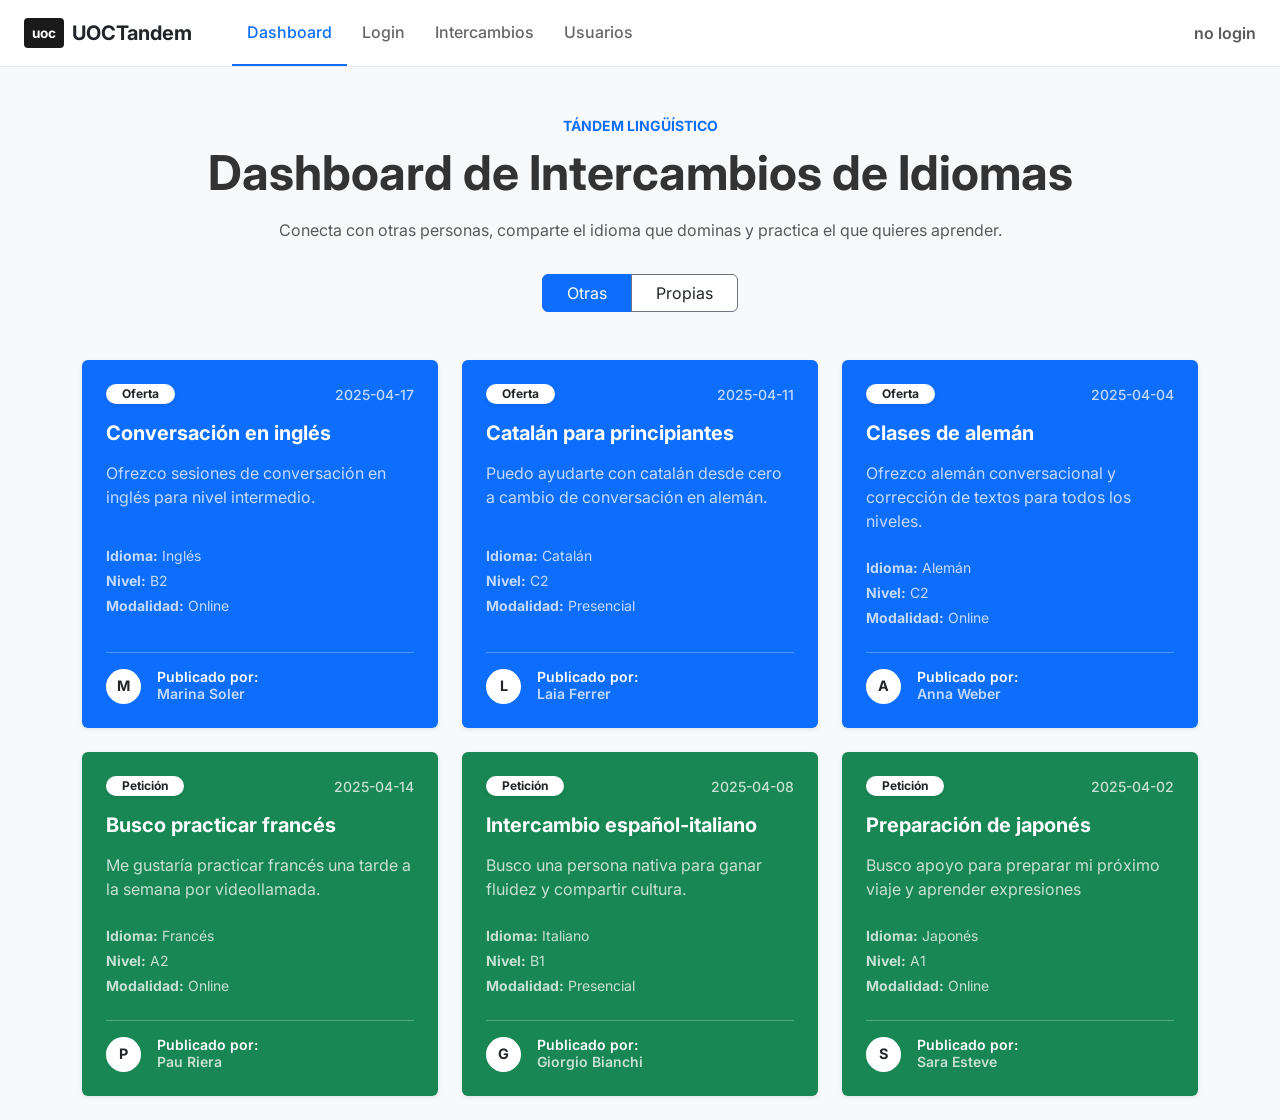
<file: index.html>
<!-- 
  USO DE IA GENERATIVA
  IA utilizada: Gemini
  Prompt 1: "Estructurame el documento HTML5 con los metadatos esenciales, enlace a Bootstrap 5 y hoja de estilos personalizada."
  Prompt 2: "Diséñame la barra de navegación responsive expandida con container-fluid, logotipo y enlaces de rutas."
  Prompt 3: "Constrúyeme la sección principal del dashboard con cabecera centrada, títulos tipográficos y botones de filtrado."
  Prompt 4: "Defíneme la rejilla flexible con el contenedor de tarjetas y la vinculación del script modular de JavaScript."
-->

<!DOCTYPE html>
<html lang="es">

<head>
    <meta charset="UTF-8">
    <meta name="viewport" content="width=device-width, initial-scale=1.0">
    <title>Dashboard - UOCTandem</title>

    <link href="https://cdn.jsdelivr.net/npm/bootstrap@5.3.3/dist/css/bootstrap.min.css" rel="stylesheet">

    <link href="css/estilos.css" rel="stylesheet">
</head>

<body class="animacion-aparicion">


    <nav class="navbar navbar-expand-lg mb-5">
        <div class="container-fluid px-4">
            <a class="navbar-brand d-flex align-items-center" href="index.html">
                <span class="logo-box">uoc</span>
                <span class="fw-bold fs-5 text-dark">UOCTandem</span>
            </a>

            <button class="navbar-toggler" type="button" data-bs-toggle="collapse" data-bs-toggle="collapse"
                data-bs-target="#navbarNav">
                <span class="navbar-toggler-icon"></span>
            </button>

            <div class="collapse navbar-collapse" id="navbarNav">
                <ul class="navbar-nav ms-4 me-auto">

                    <li class="nav-item"><a class="nav-link active" href="index.html">Dashboard</a></li>
                    <li class="nav-item"><a class="nav-link" href="login.html">Login</a></li>
                    <li class="nav-item"><a class="nav-link" href="intercambios.html">Intercambios</a></li>
                    <li class="nav-item"><a class="nav-link" href="usuarios.html">Usuarios</a></li>
                </ul>

                <span class="navbar-text fw-semibold" id="usuarioNav">
                    no login
                </span>
            </div>
        </div>
    </nav>


    <main class="container">


        <div class="text-center mb-5">
            <p class="text-primary fw-bold mb-2 small text-uppercase tracking-wide">Tándem Lingüístico
            </p>
            <h1 class="fw-bold display-5 mb-3">Dashboard de Intercambios de Idiomas</h1>
            <p class="text-muted">Conecta con otras personas, comparte el idioma que dominas y practica el que quieres
                aprender.</p>

            <div class="btn-group mt-3" role="group">
                <button type="button" class="btn btn-primary px-4">Otras</button>
                <button type="button" class="btn btn-outline-secondary bg-white text-dark px-4">Propias</button>
            </div>
        </div>

        <div class="row" id="contenedorTarjetas">

        </div>

    </main>


    <script type="module" src="js/dashboard.js"></script>
</body>

</html>
</file>
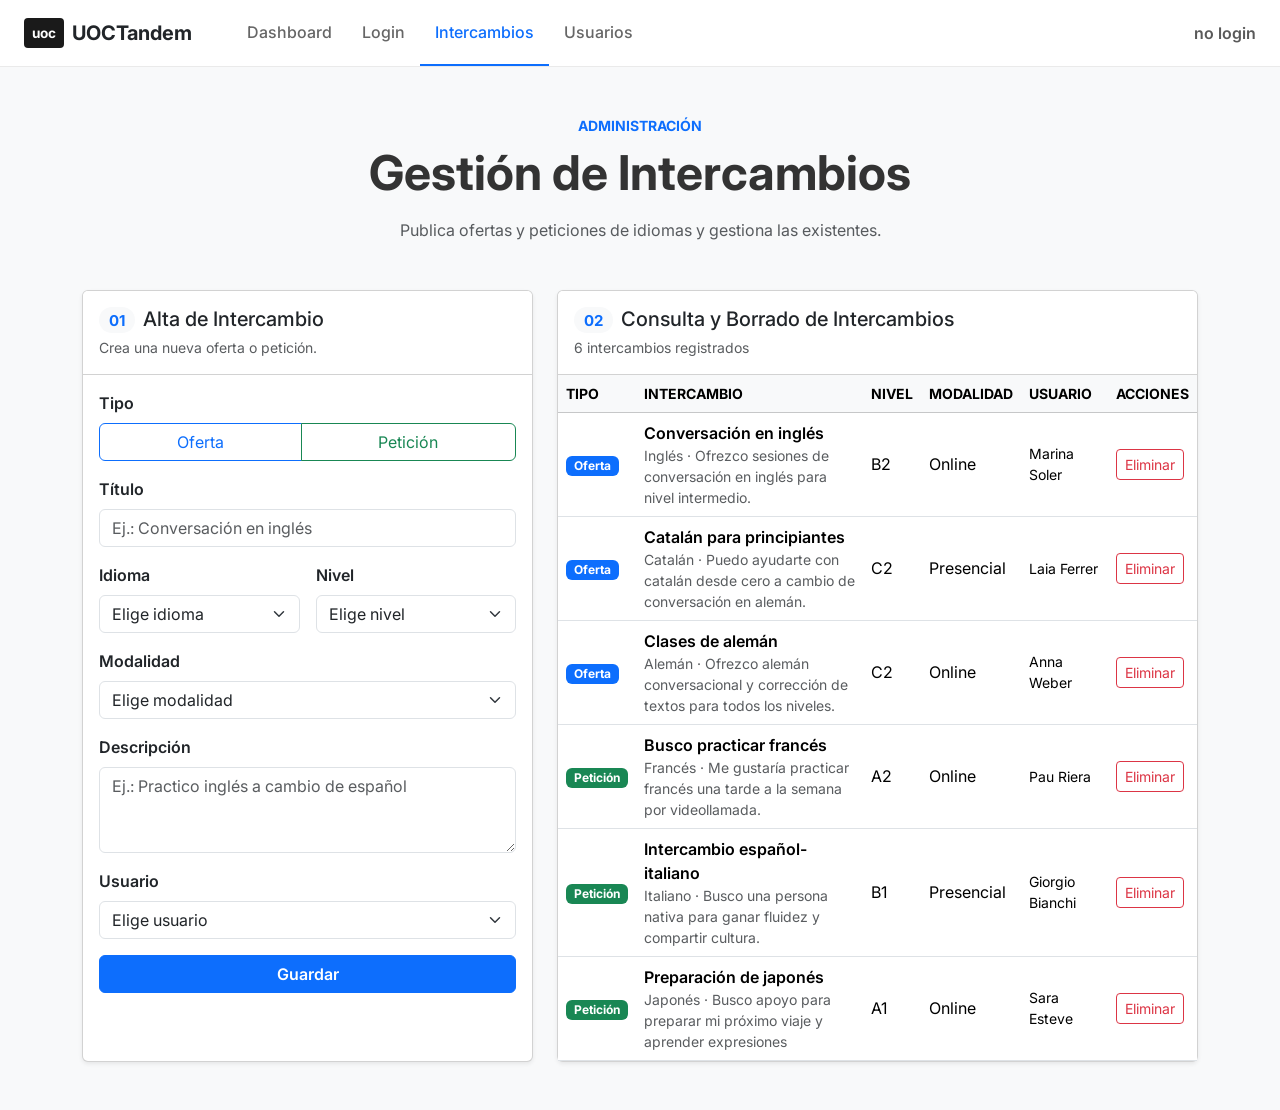
<file: intercambios.html>
<!-- 
  USO DE IA GENERATIVA
  IA utilizada: Gemini
  Prompt 1: "Constrúyeme la estructura del documento HTML para la página de gestión vinculando Bootstrap, la hoja de estilos común y copiando la barra de navegación responsive."
  Prompt 2: "Diséñame la estructura a dos columnas (col-lg-5 y col-lg-7) usando la rejilla de Bootstrap para separar visualmente la zona de alta y la zona de consulta de datos."
  Prompt 3: "Estructúrame el formulario de alta con botones de radio para el tipo (oferta/petición), desplegables para nivel/modalidad y un área para mostrar los mensajes de error."
  Prompt 4: "Móntame la tabla de consulta de intercambios con una cabecera descriptiva y un cuerpo vacío (tbody) preparado para ser rellenado dinámicamente por JavaScript."
-->

<!DOCTYPE html>

<html lang="es">

<head>
    <meta charset="UTF-8">
    <meta name="viewport" content="width=device-width, initial-scale=1.0">
    <title>Intercambios - UOCTandem</title>

    <!-- Bootstrap 5 por CDN -->
    <link href="https://cdn.jsdelivr.net/npm/bootstrap@5.3.3/dist/css/bootstrap.min.css" rel="stylesheet">
    <!-- Estilos propios comunes (Persona 1) -->
    <link href="css/estilos.css" rel="stylesheet">
</head>

<body class="animacion-aparicion">

    <!-- ===== NAVBAR COMÚN (copiada de index.html, Persona 1) ===== -->
    <nav class="navbar navbar-expand-lg mb-5">
        <div class="container-fluid px-4">
            <a class="navbar-brand d-flex align-items-center" href="index.html">
                <span class="logo-box">uoc</span>
                <span class="fw-bold fs-5 text-dark">UOCTandem</span>
            </a>

            <button class="navbar-toggler" type="button" data-bs-toggle="collapse" data-bs-target="#navbarNav">
                <span class="navbar-toggler-icon"></span>
            </button>

            <div class="collapse navbar-collapse" id="navbarNav">
                <ul class="navbar-nav ms-4 me-auto">
                    <li class="nav-item"><a class="nav-link" href="index.html">Dashboard</a></li>
                    <li class="nav-item"><a class="nav-link" href="login.html">Login</a></li>
                    <li class="nav-item"><a class="nav-link active" href="intercambios.html">Intercambios</a></li>
                    <li class="nav-item"><a class="nav-link" href="usuarios.html">Usuarios</a></li>
                </ul>

                <span class="navbar-text fw-semibold" id="usuarioNav">
                    no login
                </span>
            </div>
        </div>
    </nav>

    <main class="container pb-5">

        <!-- ===== CABECERA ===== -->
        <div class="text-center mb-5">
            <p class="text-primary fw-bold mb-2 small text-uppercase">Administración</p>
            <h1 class="fw-bold display-5 mb-3">Gestión de Intercambios</h1>
            <p class="text-muted">Publica ofertas y peticiones de idiomas y gestiona las existentes.</p>
        </div>

        <div class="row g-4">

            <!-- ===== 01 · FORMULARIO DE ALTA ===== -->
            <section class="col-lg-5">
                <div class="card shadow-sm h-100">
                    <div class="card-header bg-white py-3">
                        <h2 class="h5 mb-1"><span
                                class="badge rounded-pill text-bg-light text-primary me-2">01</span>Alta de Intercambio
                        </h2>
                        <p class="small text-muted mb-0">Crea una nueva oferta o petición.</p>
                    </div>
                    <div class="card-body">
                        <form id="formIntercambio" novalidate>

                            <!-- Tipo: oferta o petición -->
                            <div class="mb-3">
                                <label class="form-label fw-semibold d-block">Tipo</label>
                                <div class="btn-group w-100" role="group" aria-label="Tipo de intercambio">
                                    <input type="radio" class="btn-check" name="tipo" id="tipoOferta" value="oferta"
                                        autocomplete="off">
                                    <label class="btn btn-outline-primary" for="tipoOferta">Oferta</label>
                                    <input type="radio" class="btn-check" name="tipo" id="tipoPeticion" value="peticion"
                                        autocomplete="off">
                                    <label class="btn btn-outline-success" for="tipoPeticion">Petición</label>
                                </div>
                            </div>

                            <!-- Título -->
                            <div class="mb-3">
                                <label for="titulo" class="form-label fw-semibold">Título</label>
                                <input type="text" id="titulo" class="form-control"
                                    placeholder="Ej.: Conversación en inglés">
                            </div>

                            <!-- Idioma y nivel -->
                            <div class="row g-3 mb-3">
                                <div class="col-sm-6">
                                    <label for="idioma" class="form-label fw-semibold">Idioma</label>
                                    <select id="idioma" class="form-select">
                                        <option value="">Elige idioma</option>
                                        <option>Español</option>
                                        <option>Catalán</option>
                                        <option>Inglés</option>
                                        <option>Francés</option>
                                        <option>Alemán</option>
                                        <option>Italiano</option>
                                        <option>Portugués</option>
                                        <option>Chino</option>
                                        <option>Japonés</option>
                                        <option>Árabe</option>
                                    </select>
                                </div>
                                <div class="col-sm-6">
                                    <label for="nivel" class="form-label fw-semibold">Nivel</label>
                                    <select id="nivel" class="form-select">
                                        <option value="">Elige nivel</option>
                                        <option>A1</option>
                                        <option>A2</option>
                                        <option>B1</option>
                                        <option>B2</option>
                                        <option>C1</option>
                                        <option>C2</option>
                                    </select>
                                </div>
                            </div>

                            <!-- Modalidad -->
                            <div class="mb-3">
                                <label for="modalidad" class="form-label fw-semibold">Modalidad</label>
                                <select id="modalidad" class="form-select">
                                    <option value="">Elige modalidad</option>
                                    <option>Presencial</option>
                                    <option>Online</option>
                                </select>
                            </div>

                            <!-- Descripción -->
                            <div class="mb-3">
                                <label for="descripcion" class="form-label fw-semibold">Descripción</label>
                                <textarea id="descripcion" class="form-control" rows="3"
                                    placeholder="Ej.: Practico inglés a cambio de español"></textarea>
                            </div>

                            <!-- Usuario: las opciones las rellena intercambios.js con los usuarios de datos.js -->
                            <div class="mb-3">
                                <label for="emailUsuario" class="form-label fw-semibold">Usuario</label>
                                <select id="emailUsuario" class="form-select">
                                    <option value="">Elige usuario</option>
                                </select>
                            </div>

                            <!-- Hueco para mensajes de error o de guardado -->
                            <div id="mensaje" role="alert" aria-live="polite"></div>

                            <button type="submit" class="btn btn-primary w-100 fw-semibold">Guardar</button>
                        </form>
                    </div>
                </div>
            </section>

            <!-- ===== 02 · TABLA DE INTERCAMBIOS ===== -->
            <section class="col-lg-7">
                <div class="card shadow-sm h-100">
                    <div class="card-header bg-white py-3">
                        <h2 class="h5 mb-1"><span
                                class="badge rounded-pill text-bg-light text-primary me-2">02</span>Consulta y Borrado
                            de Intercambios</h2>
                        <p class="small text-muted mb-0" id="contadorIntercambios">0 intercambios registrados</p>
                    </div>
                    <div class="table-responsive">
                        <table class="table table-hover align-middle mb-0">
                            <thead class="table-light small text-uppercase">
                                <tr>
                                    <th scope="col">Tipo</th>
                                    <th scope="col">Intercambio</th>
                                    <th scope="col">Nivel</th>
                                    <th scope="col">Modalidad</th>
                                    <th scope="col">Usuario</th>
                                    <th scope="col">Acciones</th>
                                </tr>
                            </thead>
                            <!-- Las filas las genera pintarTabla() en intercambios.js -->
                            <tbody id="tablaIntercambios"></tbody>
                        </table>
                    </div>
                </div>
            </section>

        </div>
    </main>

    <!-- Bootstrap JS (para que el menú funcione en móvil) -->
    <script src="https://cdn.jsdelivr.net/npm/bootstrap@5.3.3/dist/js/bootstrap.bundle.min.js"></script>
    <!-- Lógica de la página -->
    <script type="module" src="js/intercambios.js"></script>
</body>

</html>
</file>
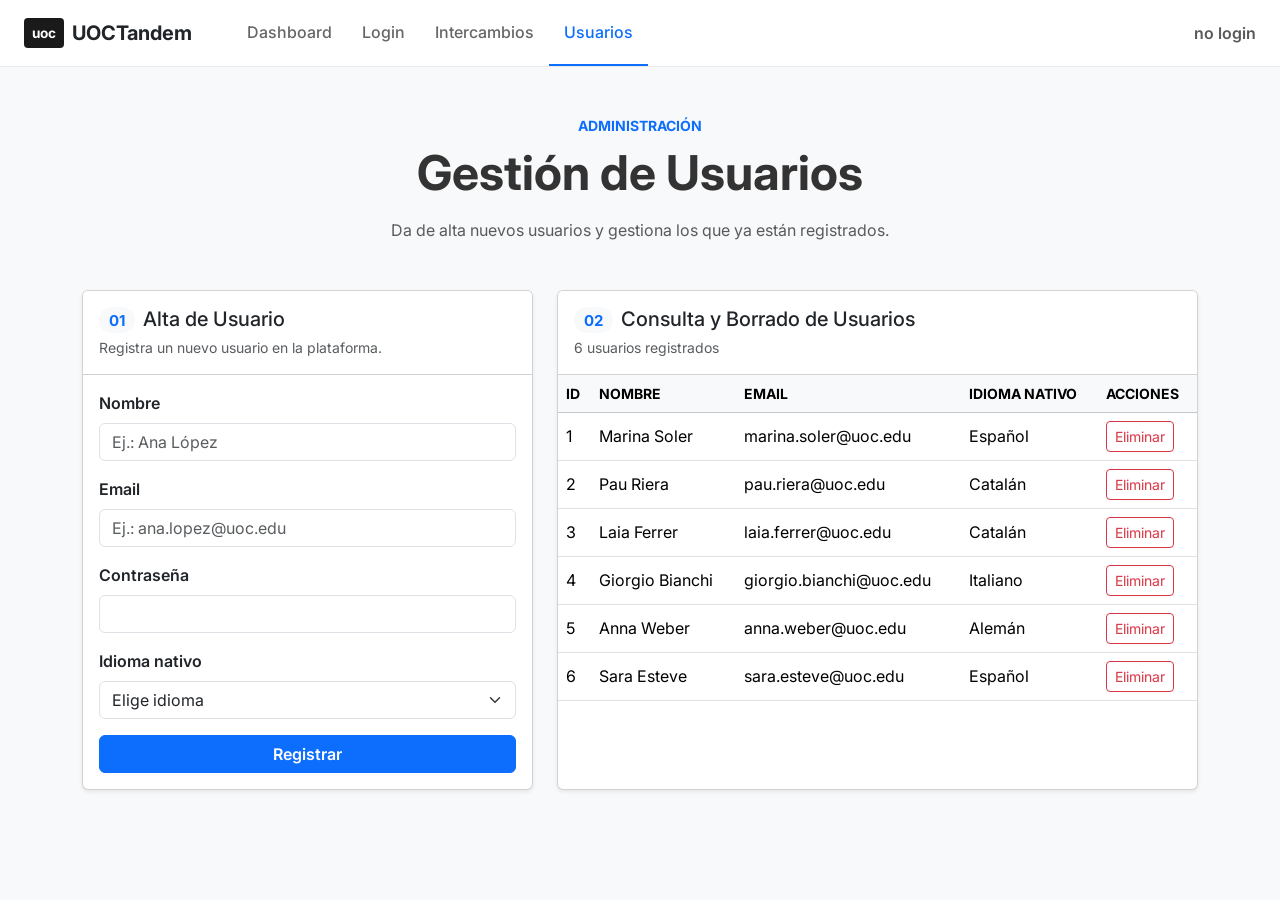
<file: usuarios.html>
<!DOCTYPE html>
<!--
  USO DE IA GENERATIVA
  IA utilizada: Claude
  Prompt 1: "Actúa como un profesor de desarrollo web y explícame de forma sencilla qué son HTML, CSS, Bootstrap y el diseño responsive, y qué diferencia hay entre diseñar el mockup en Figma y programar la página en VS Code."
  Prompt 2: "Propón una estructura para usuarios.html con Bootstrap 5 (formulario de alta y tabla de usuarios) y explícame cada parte para poder entenderla y adaptarla a mi página."
  Prompt 3: "Explícame qué hace cada parte de usuarios.html: cómo se reparten el formulario y la tabla en columnas responsive, para qué sirven los id de los campos y por qué no debe haber JavaScript dentro del HTML."
  Prompt 4: "Analiza el mockup de Figma que ha hecho mi compañero, dime si cumple lo que piden el enunciado y la rúbrica y qué debo tener en cuenta para que mi página de usuarios sea coherente con él."
-->
<html lang="es">

<head>
  <meta charset="UTF-8">
  <meta name="viewport" content="width=device-width, initial-scale=1.0">
  <title>Usuarios - UOCTandem</title>

  <!-- Bootstrap 5 (CSS) -->
  <link href="https://cdn.jsdelivr.net/npm/bootstrap@5.3.3/dist/css/bootstrap.min.css" rel="stylesheet">
  <!-- Estilos propios del proyecto (los hace la Persona 1) -->
  <link rel="stylesheet" href="css/estilos.css">
</head>

<body class="animacion-aparicion">

  <!-- ===== NAVBAR COMÚN (Persona 1) ===== -->
  <nav class="navbar navbar-expand-lg mb-5">
    <div class="container-fluid px-4">
      <a class="navbar-brand d-flex align-items-center" href="index.html">
        <span class="logo-box">uoc</span>
        <span class="fw-bold fs-5 text-dark">UOCTandem</span>
      </a>

      <button class="navbar-toggler" type="button" data-bs-toggle="collapse" data-bs-target="#navbarNav">
        <span class="navbar-toggler-icon"></span>
      </button>

      <div class="collapse navbar-collapse" id="navbarNav">
        <ul class="navbar-nav ms-4 me-auto">
          <li class="nav-item"><a class="nav-link" href="index.html">Dashboard</a></li>
          <li class="nav-item"><a class="nav-link" href="login.html">Login</a></li>
          <li class="nav-item"><a class="nav-link" href="intercambios.html">Intercambios</a></li>
          <li class="nav-item"><a class="nav-link active" href="usuarios.html">Usuarios</a></li>
        </ul>

        <span class="navbar-text fw-semibold" id="usuarioNav">
          no login
        </span>
      </div>
    </div>
  </nav>

  <main class="container pb-5">

    <!-- ===== CABECERA ===== -->
    <div class="text-center mb-5">
      <p class="text-primary fw-bold mb-2 small text-uppercase">Administración</p>
      <h1 class="fw-bold display-5 mb-3">Gestión de Usuarios</h1>
      <p class="text-muted">Da de alta nuevos usuarios y gestiona los que ya están registrados.</p>
    </div>

    <div class="row g-4">

      <!-- ===== 01 · FORMULARIO DE ALTA ===== -->
      <section class="col-lg-5">
        <div class="card shadow-sm h-100">
          <div class="card-header bg-white py-3">
            <h2 class="h5 mb-1"><span class="badge rounded-pill text-bg-light text-primary me-2">01</span>Alta de
              Usuario</h2>
            <p class="small text-muted mb-0">Registra un nuevo usuario en la plataforma.</p>
          </div>
          <div class="card-body">
            <form id="formUsuario" novalidate>

              <div class="mb-3">
                <label for="nombre" class="form-label fw-semibold">Nombre</label>
                <input type="text" id="nombre" class="form-control" placeholder="Ej.: Ana López">
              </div>

              <div class="mb-3">
                <label for="email" class="form-label fw-semibold">Email</label>
                <input type="email" id="email" class="form-control" placeholder="Ej.: ana.lopez@uoc.edu">
              </div>

              <div class="mb-3">
                <label for="password" class="form-label fw-semibold">Contraseña</label>
                <input type="password" id="password" class="form-control">
              </div>

              <div class="mb-3">
                <label for="idiomaNativo" class="form-label fw-semibold">Idioma nativo</label>
                <select id="idiomaNativo" class="form-select">
                  <option value="">Elige idioma</option>
                  <option>Español</option>
                  <option>Catalán</option>
                  <option>Inglés</option>
                  <option>Francés</option>
                  <option>Alemán</option>
                  <option>Italiano</option>
                  <option>Portugués</option>
                  <option>Chino</option>
                  <option>Japonés</option>
                  <option>Árabe</option>
                </select>
              </div>

              <!-- Hueco para mensajes de error o de registro -->
              <div id="mensaje" role="alert" aria-live="polite"></div>

              <button type="submit" class="btn btn-primary w-100 fw-semibold">Registrar</button>
            </form>
          </div>
        </div>
      </section>

      <!-- ===== 02 · TABLA DE USUARIOS ===== -->
      <section class="col-lg-7">
        <div class="card shadow-sm h-100">
          <div class="card-header bg-white py-3">
            <h2 class="h5 mb-1"><span class="badge rounded-pill text-bg-light text-primary me-2">02</span>Consulta y
              Borrado de Usuarios</h2>
            <p class="small text-muted mb-0" id="contadorUsuarios">0 usuarios registrados</p>
          </div>
          <div class="table-responsive">
            <table class="table table-hover align-middle mb-0">
              <thead class="table-light small text-uppercase">
                <tr>
                  <th scope="col">ID</th>
                  <th scope="col">Nombre</th>
                  <th scope="col">Email</th>
                  <th scope="col">Idioma nativo</th>
                  <th scope="col">Acciones</th>
                </tr>
              </thead>
              <!-- Las filas las genera pintarTabla() en usuarios.js -->
              <tbody id="tablaUsuarios"></tbody>
            </table>
          </div>
        </div>
      </section>

    </div>
  </main>

  <!-- Bootstrap 5 (JS, para que funcione el menú de la navbar en móvil) -->
  <script src="https://cdn.jsdelivr.net/npm/bootstrap@5.3.3/dist/js/bootstrap.bundle.min.js"></script>
  <!-- Lógica de la página. type="module" para poder usar import -->
  <script type="module" src="js/usuarios.js"></script>
</body>

</html>
</file>
<file: css/estilos.css>
/* Importación de Webfont obligatoria */
@import url('https://fonts.googleapis.com/css2?family=Inter:wght@400;500;600;700&display=swap');

body {
    font-family: 'Inter', sans-serif;
    background-color: #f8f9fa;
    /* Fondo claro del mockup */
    color: #333;
}

/* Colores exigidos y adaptados al Mockup */
.oferta {
    background-color: #0d6efd !important;
    /* Azul Bootstrap para ofertas */
    color: white;
}

.peticion {
    background-color: #198754 !important;
    /* Verde Bootstrap para peticiones */
    color: white;
}

/* Estilos de la Navbar según el diseño de Figma */
.navbar {
    background-color: #ffffff;
    border-bottom: 1px solid #eaeaea;
    padding: 0;
}

.navbar-brand .logo-box {
    background-color: #1a1a1a;
    color: #fff;
    padding: 5px 8px;
    border-radius: 4px;
    font-size: 0.85rem;
    font-weight: 700;
    margin-right: 8px;
}

.nav-link {
    color: #666;
    font-weight: 500;
    padding: 20px 15px !important;
}

.nav-link.active {
    color: #0d6efd !important;
    border-bottom: 2px solid #0d6efd;
    /* Subrayado azul de página activa */
}

/* Animaciones obligatorias (Persona 1) */
.animacion-aparicion {
    animation: fadeIn 0.6s ease-out;
}

@keyframes fadeIn {
    from {
        opacity: 0;
        transform: translateY(15px);
    }

    to {
        opacity: 1;
        transform: translateY(0);
    }
}

.tarjeta-hover {
    transition: transform 0.2s ease, box-shadow 0.2s ease;
}

.tarjeta-hover:hover {
    transform: translateY(-5px);
    box-shadow: 0 12px 24px rgba(0, 0, 0, 0.1);
}
</file>
